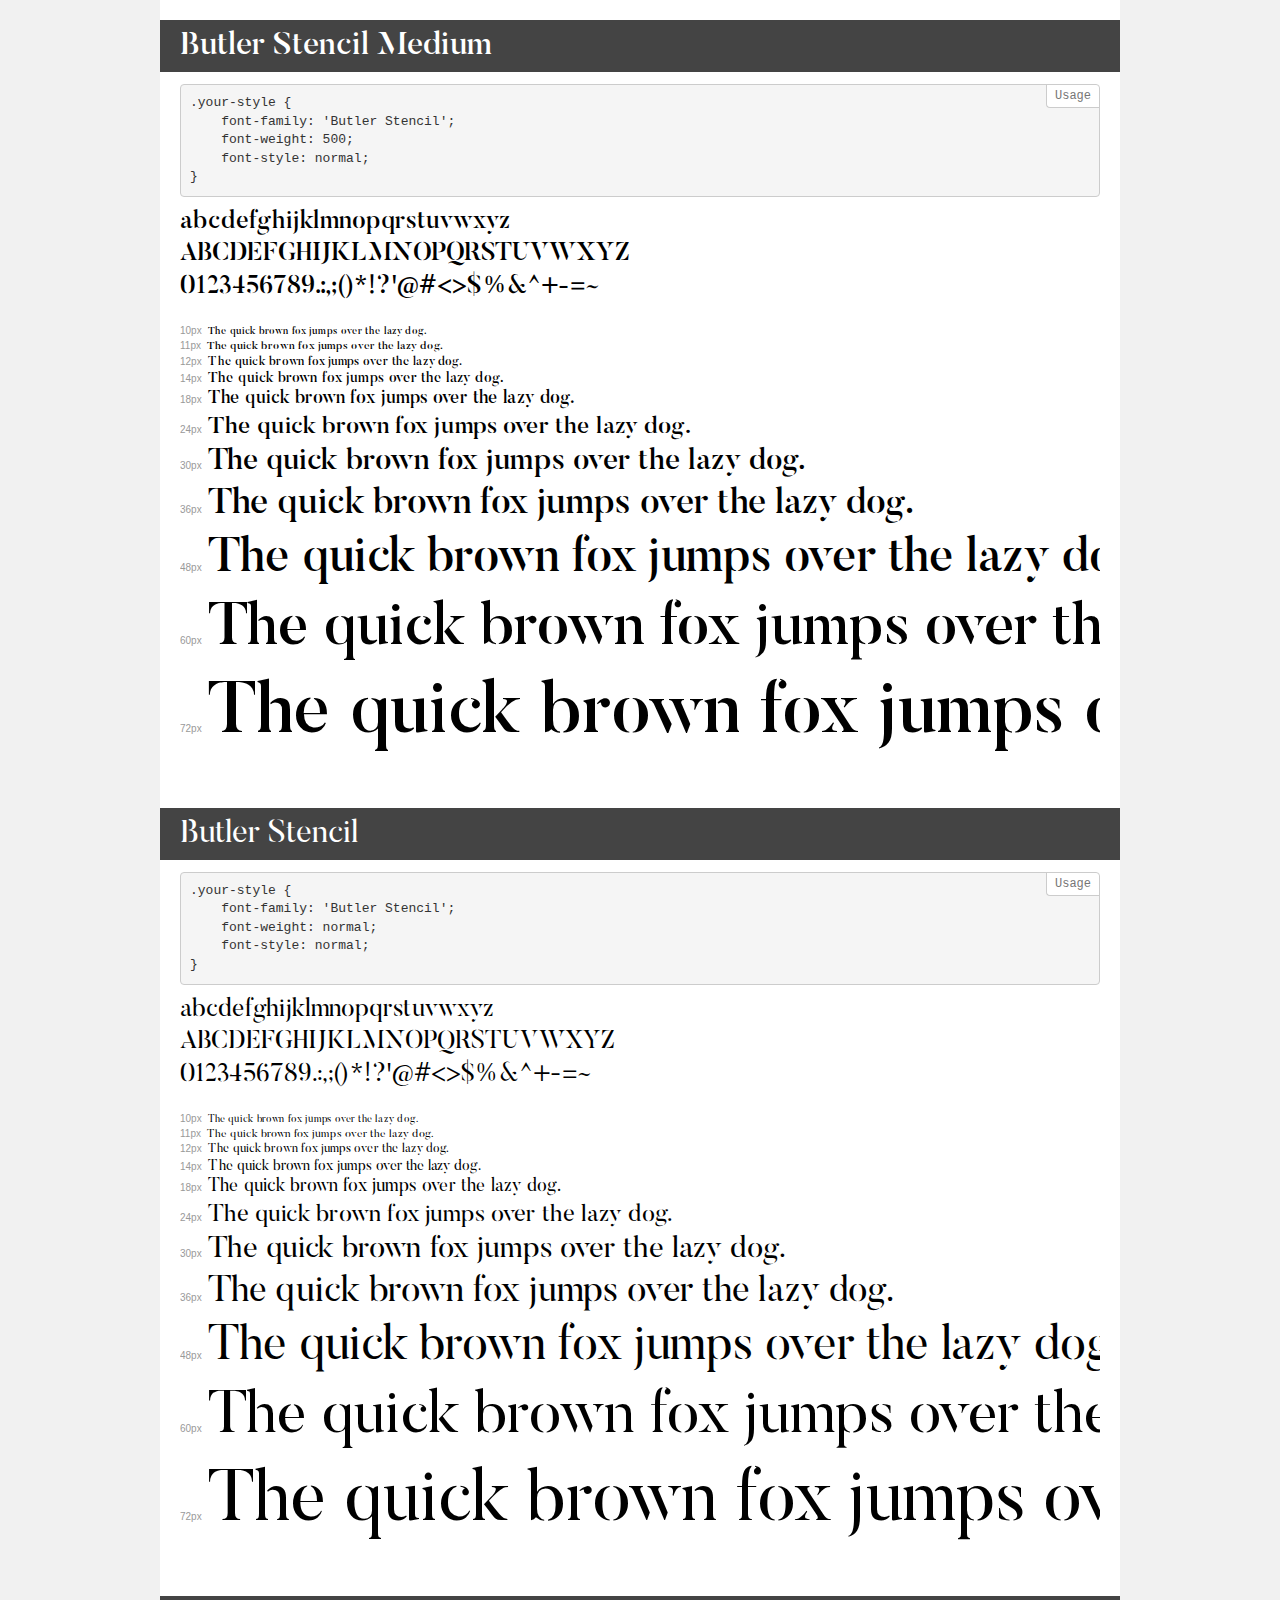
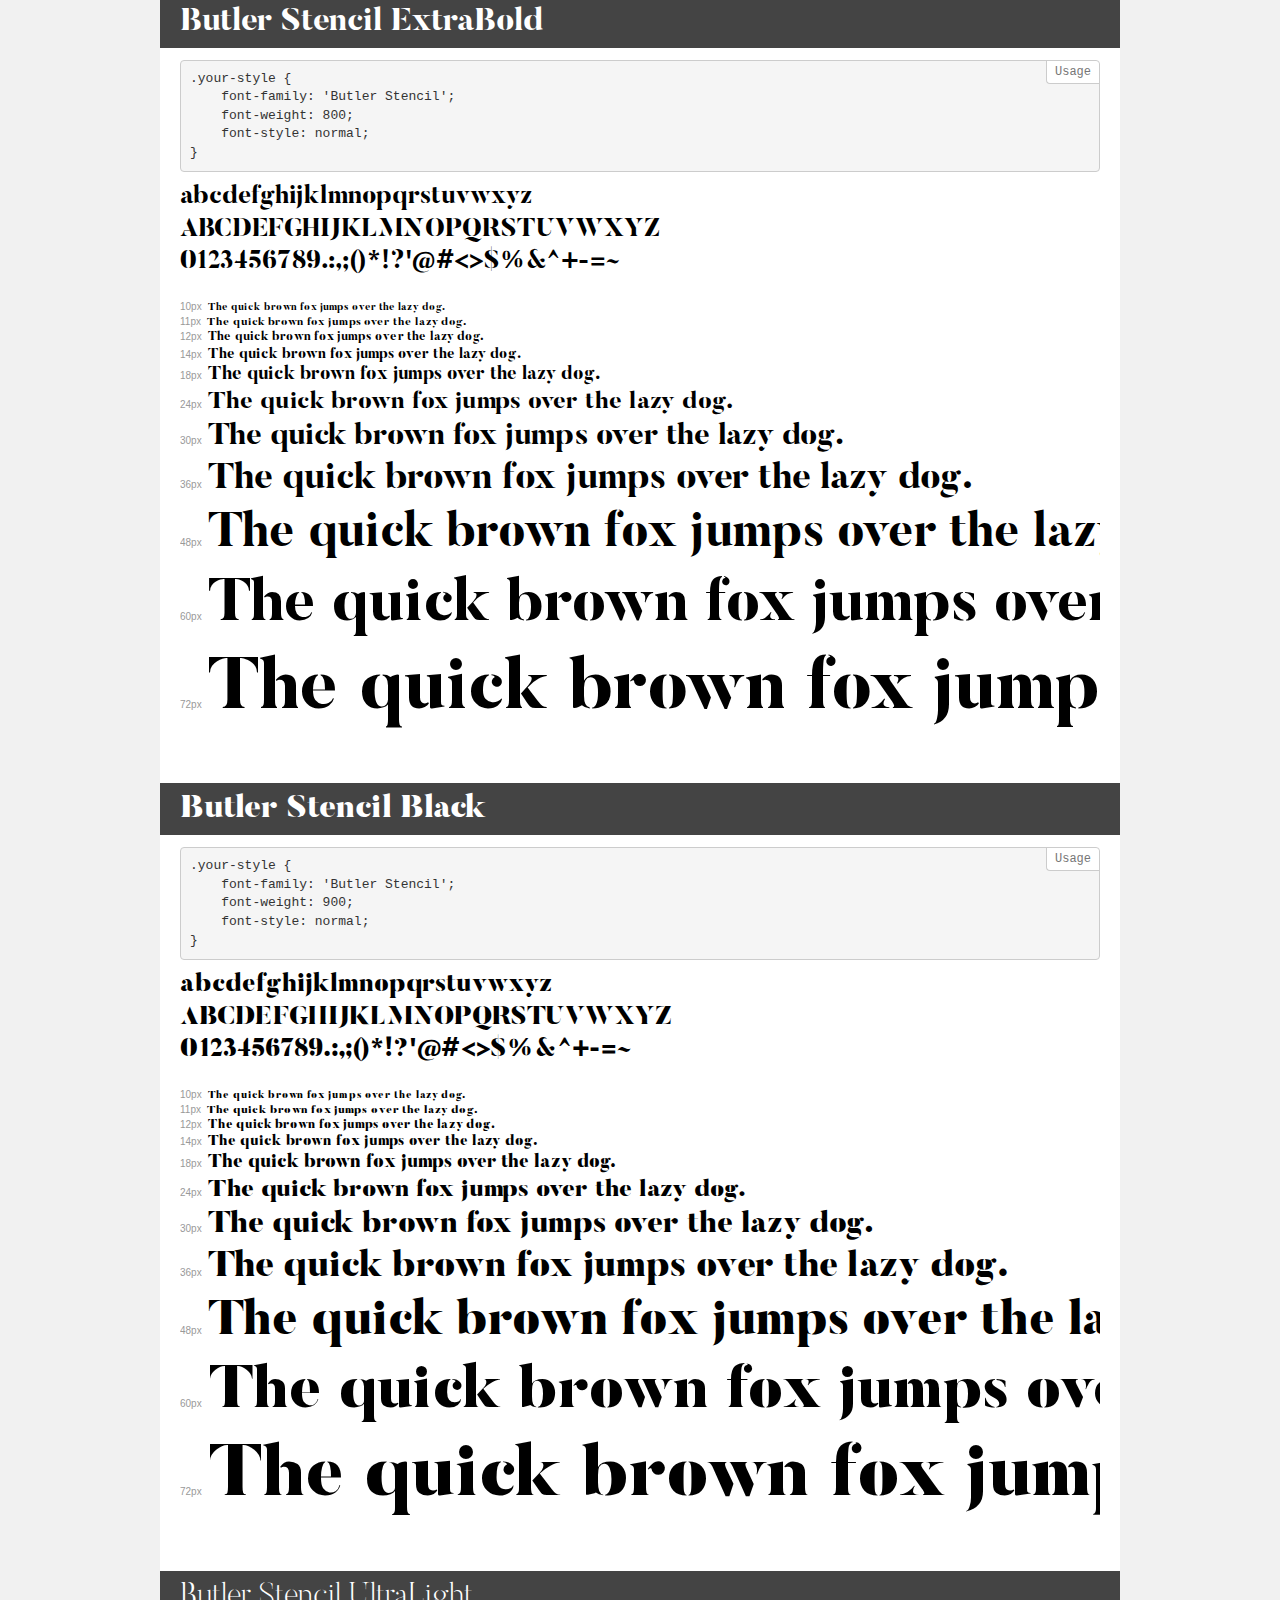
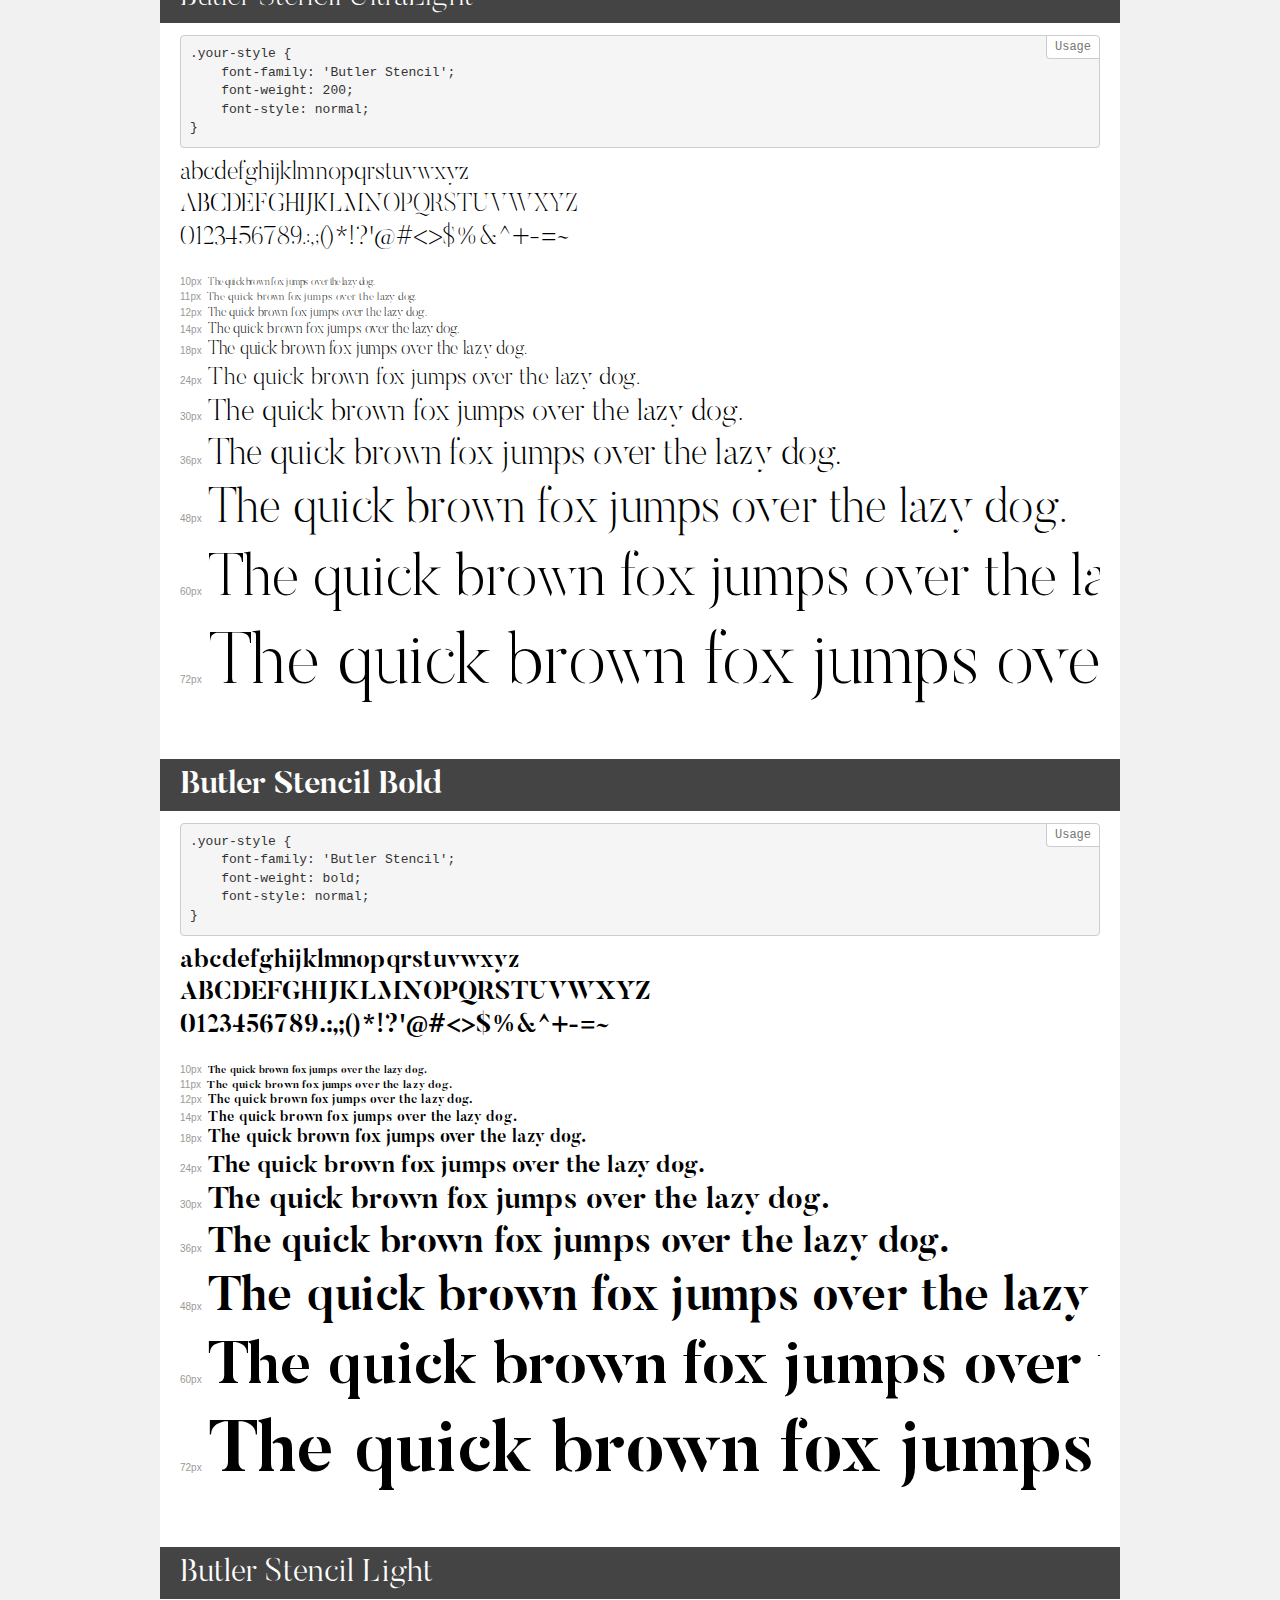
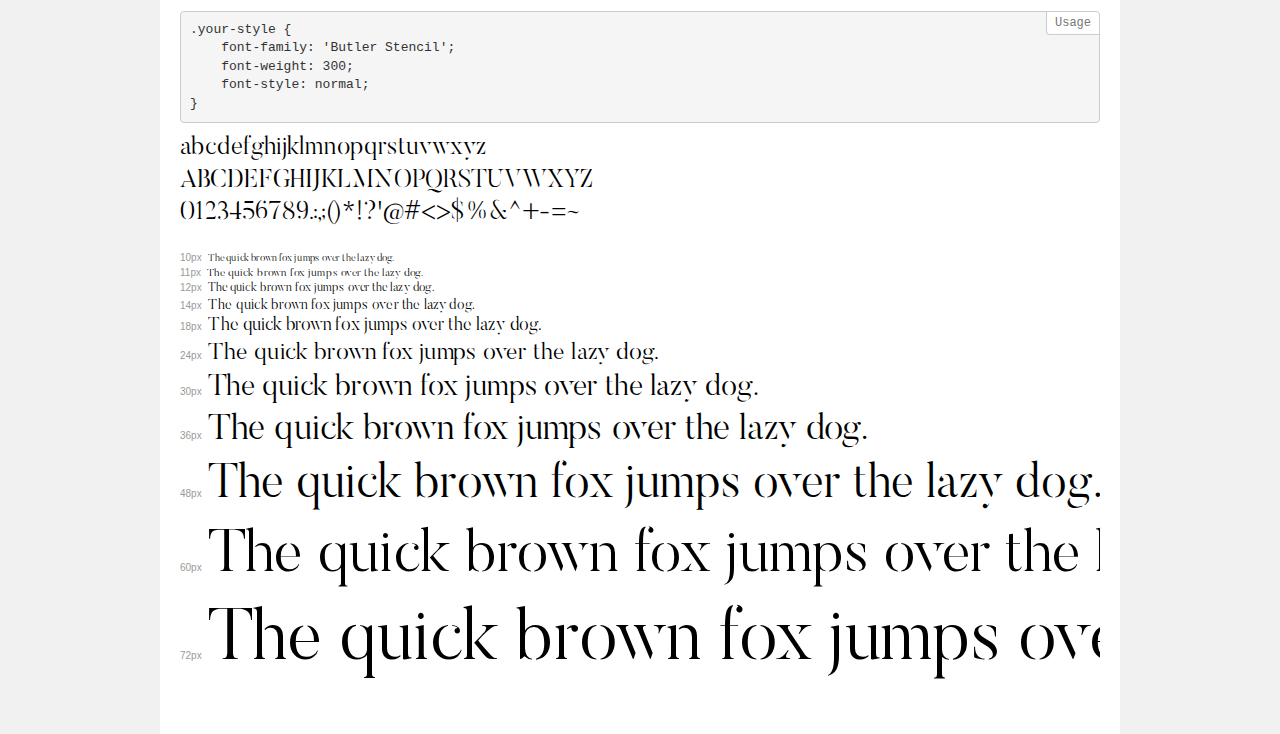
<file: font/Butler_Stencil_Webfont/demo.html>
<!DOCTYPE html>
<html>
<head>
    <meta charset="utf-8">
    <meta http-equiv="X-UA-Compatible" content="IE=edge">
    <meta name="viewport" content="width=device-width, initial-scale=1">
    <meta name="robots" content="noindex, noarchive">
    <meta name="format-detection" content="telephone=no">
    <title>Transfonter demo</title>
    <link href="stylesheet.css" rel="stylesheet">
    <style>
        /*
        http://meyerweb.com/eric/tools/css/reset/
        v2.0 | 20110126
        License: none (public domain)
        */
        html, body, div, span, applet, object, iframe,
        h1, h2, h3, h4, h5, h6, p, blockquote, pre,
        a, abbr, acronym, address, big, cite, code,
        del, dfn, em, img, ins, kbd, q, s, samp,
        small, strike, strong, sub, sup, tt, var,
        b, u, i, center,
        dl, dt, dd, ol, ul, li,
        fieldset, form, label, legend,
        table, caption, tbody, tfoot, thead, tr, th, td,
        article, aside, canvas, details, embed,
        figure, figcaption, footer, header, hgroup,
        menu, nav, output, ruby, section, summary,
        time, mark, audio, video {
            margin: 0;
            padding: 0;
            border: 0;
            font-size: 100%;
            font: inherit;
            vertical-align: baseline;
        }
        /* HTML5 display-role reset for older browsers */
        article, aside, details, figcaption, figure,
        footer, header, hgroup, menu, nav, section {
            display: block;
        }
        body {
            line-height: 1;
        }
        ol, ul {
            list-style: none;
        }
        blockquote, q {
            quotes: none;
        }
        blockquote:before, blockquote:after,
        q:before, q:after {
            content: '';
            content: none;
        }
        table {
            border-collapse: collapse;
            border-spacing: 0;
        }
        /* common styles */
        body {
            background: #f1f1f1;
            color: #000;
        }
        .page {
            background: #fff;
            width: 920px;
            margin: 0 auto;
            padding: 20px 20px 0 20px;
            overflow: hidden;
        }
        .font-container {
            overflow-x: auto;
            overflow-y: hidden;
            margin-bottom: 40px;
            line-height: 1.3;
            white-space: nowrap;
            padding-bottom: 5px;
        }
        h1 {
            position: relative;
            background: #444;
            font-size: 32px;
            color: #fff;
            padding: 10px 20px;
            margin: 0 -20px 12px -20px;
        }
        .letters {
            font-size: 25px;
            margin-bottom: 20px;
        }
        .s10:before {
            content: '10px';
        }
        .s11:before {
            content: '11px';
        }
        .s12:before {
            content: '12px';
        }
        .s14:before {
            content: '14px';
        }
        .s18:before {
            content: '18px';
        }
        .s24:before {
            content: '24px';
        }
        .s30:before {
            content: '30px';
        }
        .s36:before {
            content: '36px';
        }
        .s48:before {
            content: '48px';
        }
        .s60:before {
            content: '60px';
        }
        .s72:before {
            content: '72px';
        }
        .s10:before, .s11:before, .s12:before, .s14:before,
        .s18:before, .s24:before, .s30:before, .s36:before,
        .s48:before, .s60:before, .s72:before {
            font-family: Arial, sans-serif;
            font-size: 10px;
            font-weight: normal;
            font-style: normal;
            color: #999;
            padding-right: 6px;
        }
        pre {
            display: block;
            position: relative;
            padding: 9px;
            margin: 0 0 10px;
            font-family: Monaco, Menlo, Consolas, "Courier New", monospace !important;
            font-size: 13px;
            line-height: 1.428571429;
            color: #333;
            font-weight: normal !important;
            font-style: normal !important;
            background-color: #f5f5f5;
            border: 1px solid #ccc;
            overflow-x: auto;
            border-radius: 4px;
        }
        pre:after {
            display: block;
            position: absolute;
            right: 0;
            top: 0;
            content: 'Usage';
            line-height: 1;
            padding: 5px 8px;
            font-size: 12px;
            color: #767676;
            background-color: #fff;
            border: 1px solid #ccc;
            border-right: none;
            border-top: none;
            border-radius: 0 4px 0 4px;
            z-index: 10;
        }
        /* responsive */
        @media (max-width: 959px) {
            .page {
                width: auto;
                margin: 0;
            }
        }
    </style>
</head>
<body>
<div class="page">
    <div class="demo" style="font-family: 'Butler Stencil'; font-weight: 500; font-style: normal;">
        <h1>Butler Stencil Medium</h1>
        <pre>.your-style {
    font-family: 'Butler Stencil';
    font-weight: 500;
    font-style: normal;
}</pre>
        <div class="font-container">
            <p class="letters">
                abcdefghijklmnopqrstuvwxyz<br>
ABCDEFGHIJKLMNOPQRSTUVWXYZ<br>
                0123456789.:,;()*!?'@#<>$%&^+-=~
            </p>
            <p class="s10" style="font-size: 10px;">The quick brown fox jumps over the lazy dog.</p>
            <p class="s11" style="font-size: 11px;">The quick brown fox jumps over the lazy dog.</p>
            <p class="s12" style="font-size: 12px;">The quick brown fox jumps over the lazy dog.</p>
            <p class="s14" style="font-size: 14px;">The quick brown fox jumps over the lazy dog.</p>
            <p class="s18" style="font-size: 18px;">The quick brown fox jumps over the lazy dog.</p>
            <p class="s24" style="font-size: 24px;">The quick brown fox jumps over the lazy dog.</p>
            <p class="s30" style="font-size: 30px;">The quick brown fox jumps over the lazy dog.</p>
            <p class="s36" style="font-size: 36px;">The quick brown fox jumps over the lazy dog.</p>
            <p class="s48" style="font-size: 48px;">The quick brown fox jumps over the lazy dog.</p>
            <p class="s60" style="font-size: 60px;">The quick brown fox jumps over the lazy dog.</p>
            <p class="s72" style="font-size: 72px;">The quick brown fox jumps over the lazy dog.</p>
        </div>
    </div>
    <div class="demo" style="font-family: 'Butler Stencil'; font-weight: normal; font-style: normal;">
        <h1>Butler Stencil</h1>
        <pre>.your-style {
    font-family: 'Butler Stencil';
    font-weight: normal;
    font-style: normal;
}</pre>
        <div class="font-container">
            <p class="letters">
                abcdefghijklmnopqrstuvwxyz<br>
ABCDEFGHIJKLMNOPQRSTUVWXYZ<br>
                0123456789.:,;()*!?'@#<>$%&^+-=~
            </p>
            <p class="s10" style="font-size: 10px;">The quick brown fox jumps over the lazy dog.</p>
            <p class="s11" style="font-size: 11px;">The quick brown fox jumps over the lazy dog.</p>
            <p class="s12" style="font-size: 12px;">The quick brown fox jumps over the lazy dog.</p>
            <p class="s14" style="font-size: 14px;">The quick brown fox jumps over the lazy dog.</p>
            <p class="s18" style="font-size: 18px;">The quick brown fox jumps over the lazy dog.</p>
            <p class="s24" style="font-size: 24px;">The quick brown fox jumps over the lazy dog.</p>
            <p class="s30" style="font-size: 30px;">The quick brown fox jumps over the lazy dog.</p>
            <p class="s36" style="font-size: 36px;">The quick brown fox jumps over the lazy dog.</p>
            <p class="s48" style="font-size: 48px;">The quick brown fox jumps over the lazy dog.</p>
            <p class="s60" style="font-size: 60px;">The quick brown fox jumps over the lazy dog.</p>
            <p class="s72" style="font-size: 72px;">The quick brown fox jumps over the lazy dog.</p>
        </div>
    </div>
    <div class="demo" style="font-family: 'Butler Stencil'; font-weight: 800; font-style: normal;">
        <h1>Butler Stencil ExtraBold</h1>
        <pre>.your-style {
    font-family: 'Butler Stencil';
    font-weight: 800;
    font-style: normal;
}</pre>
        <div class="font-container">
            <p class="letters">
                abcdefghijklmnopqrstuvwxyz<br>
ABCDEFGHIJKLMNOPQRSTUVWXYZ<br>
                0123456789.:,;()*!?'@#<>$%&^+-=~
            </p>
            <p class="s10" style="font-size: 10px;">The quick brown fox jumps over the lazy dog.</p>
            <p class="s11" style="font-size: 11px;">The quick brown fox jumps over the lazy dog.</p>
            <p class="s12" style="font-size: 12px;">The quick brown fox jumps over the lazy dog.</p>
            <p class="s14" style="font-size: 14px;">The quick brown fox jumps over the lazy dog.</p>
            <p class="s18" style="font-size: 18px;">The quick brown fox jumps over the lazy dog.</p>
            <p class="s24" style="font-size: 24px;">The quick brown fox jumps over the lazy dog.</p>
            <p class="s30" style="font-size: 30px;">The quick brown fox jumps over the lazy dog.</p>
            <p class="s36" style="font-size: 36px;">The quick brown fox jumps over the lazy dog.</p>
            <p class="s48" style="font-size: 48px;">The quick brown fox jumps over the lazy dog.</p>
            <p class="s60" style="font-size: 60px;">The quick brown fox jumps over the lazy dog.</p>
            <p class="s72" style="font-size: 72px;">The quick brown fox jumps over the lazy dog.</p>
        </div>
    </div>
    <div class="demo" style="font-family: 'Butler Stencil'; font-weight: 900; font-style: normal;">
        <h1>Butler Stencil Black</h1>
        <pre>.your-style {
    font-family: 'Butler Stencil';
    font-weight: 900;
    font-style: normal;
}</pre>
        <div class="font-container">
            <p class="letters">
                abcdefghijklmnopqrstuvwxyz<br>
ABCDEFGHIJKLMNOPQRSTUVWXYZ<br>
                0123456789.:,;()*!?'@#<>$%&^+-=~
            </p>
            <p class="s10" style="font-size: 10px;">The quick brown fox jumps over the lazy dog.</p>
            <p class="s11" style="font-size: 11px;">The quick brown fox jumps over the lazy dog.</p>
            <p class="s12" style="font-size: 12px;">The quick brown fox jumps over the lazy dog.</p>
            <p class="s14" style="font-size: 14px;">The quick brown fox jumps over the lazy dog.</p>
            <p class="s18" style="font-size: 18px;">The quick brown fox jumps over the lazy dog.</p>
            <p class="s24" style="font-size: 24px;">The quick brown fox jumps over the lazy dog.</p>
            <p class="s30" style="font-size: 30px;">The quick brown fox jumps over the lazy dog.</p>
            <p class="s36" style="font-size: 36px;">The quick brown fox jumps over the lazy dog.</p>
            <p class="s48" style="font-size: 48px;">The quick brown fox jumps over the lazy dog.</p>
            <p class="s60" style="font-size: 60px;">The quick brown fox jumps over the lazy dog.</p>
            <p class="s72" style="font-size: 72px;">The quick brown fox jumps over the lazy dog.</p>
        </div>
    </div>
    <div class="demo" style="font-family: 'Butler Stencil'; font-weight: 200; font-style: normal;">
        <h1>Butler Stencil UltraLight</h1>
        <pre>.your-style {
    font-family: 'Butler Stencil';
    font-weight: 200;
    font-style: normal;
}</pre>
        <div class="font-container">
            <p class="letters">
                abcdefghijklmnopqrstuvwxyz<br>
ABCDEFGHIJKLMNOPQRSTUVWXYZ<br>
                0123456789.:,;()*!?'@#<>$%&^+-=~
            </p>
            <p class="s10" style="font-size: 10px;">The quick brown fox jumps over the lazy dog.</p>
            <p class="s11" style="font-size: 11px;">The quick brown fox jumps over the lazy dog.</p>
            <p class="s12" style="font-size: 12px;">The quick brown fox jumps over the lazy dog.</p>
            <p class="s14" style="font-size: 14px;">The quick brown fox jumps over the lazy dog.</p>
            <p class="s18" style="font-size: 18px;">The quick brown fox jumps over the lazy dog.</p>
            <p class="s24" style="font-size: 24px;">The quick brown fox jumps over the lazy dog.</p>
            <p class="s30" style="font-size: 30px;">The quick brown fox jumps over the lazy dog.</p>
            <p class="s36" style="font-size: 36px;">The quick brown fox jumps over the lazy dog.</p>
            <p class="s48" style="font-size: 48px;">The quick brown fox jumps over the lazy dog.</p>
            <p class="s60" style="font-size: 60px;">The quick brown fox jumps over the lazy dog.</p>
            <p class="s72" style="font-size: 72px;">The quick brown fox jumps over the lazy dog.</p>
        </div>
    </div>
    <div class="demo" style="font-family: 'Butler Stencil'; font-weight: bold; font-style: normal;">
        <h1>Butler Stencil Bold</h1>
        <pre>.your-style {
    font-family: 'Butler Stencil';
    font-weight: bold;
    font-style: normal;
}</pre>
        <div class="font-container">
            <p class="letters">
                abcdefghijklmnopqrstuvwxyz<br>
ABCDEFGHIJKLMNOPQRSTUVWXYZ<br>
                0123456789.:,;()*!?'@#<>$%&^+-=~
            </p>
            <p class="s10" style="font-size: 10px;">The quick brown fox jumps over the lazy dog.</p>
            <p class="s11" style="font-size: 11px;">The quick brown fox jumps over the lazy dog.</p>
            <p class="s12" style="font-size: 12px;">The quick brown fox jumps over the lazy dog.</p>
            <p class="s14" style="font-size: 14px;">The quick brown fox jumps over the lazy dog.</p>
            <p class="s18" style="font-size: 18px;">The quick brown fox jumps over the lazy dog.</p>
            <p class="s24" style="font-size: 24px;">The quick brown fox jumps over the lazy dog.</p>
            <p class="s30" style="font-size: 30px;">The quick brown fox jumps over the lazy dog.</p>
            <p class="s36" style="font-size: 36px;">The quick brown fox jumps over the lazy dog.</p>
            <p class="s48" style="font-size: 48px;">The quick brown fox jumps over the lazy dog.</p>
            <p class="s60" style="font-size: 60px;">The quick brown fox jumps over the lazy dog.</p>
            <p class="s72" style="font-size: 72px;">The quick brown fox jumps over the lazy dog.</p>
        </div>
    </div>
    <div class="demo" style="font-family: 'Butler Stencil'; font-weight: 300; font-style: normal;">
        <h1>Butler Stencil Light</h1>
        <pre>.your-style {
    font-family: 'Butler Stencil';
    font-weight: 300;
    font-style: normal;
}</pre>
        <div class="font-container">
            <p class="letters">
                abcdefghijklmnopqrstuvwxyz<br>
ABCDEFGHIJKLMNOPQRSTUVWXYZ<br>
                0123456789.:,;()*!?'@#<>$%&^+-=~
            </p>
            <p class="s10" style="font-size: 10px;">The quick brown fox jumps over the lazy dog.</p>
            <p class="s11" style="font-size: 11px;">The quick brown fox jumps over the lazy dog.</p>
            <p class="s12" style="font-size: 12px;">The quick brown fox jumps over the lazy dog.</p>
            <p class="s14" style="font-size: 14px;">The quick brown fox jumps over the lazy dog.</p>
            <p class="s18" style="font-size: 18px;">The quick brown fox jumps over the lazy dog.</p>
            <p class="s24" style="font-size: 24px;">The quick brown fox jumps over the lazy dog.</p>
            <p class="s30" style="font-size: 30px;">The quick brown fox jumps over the lazy dog.</p>
            <p class="s36" style="font-size: 36px;">The quick brown fox jumps over the lazy dog.</p>
            <p class="s48" style="font-size: 48px;">The quick brown fox jumps over the lazy dog.</p>
            <p class="s60" style="font-size: 60px;">The quick brown fox jumps over the lazy dog.</p>
            <p class="s72" style="font-size: 72px;">The quick brown fox jumps over the lazy dog.</p>
        </div>
    </div>
</div>
</body>
</html>
</file>
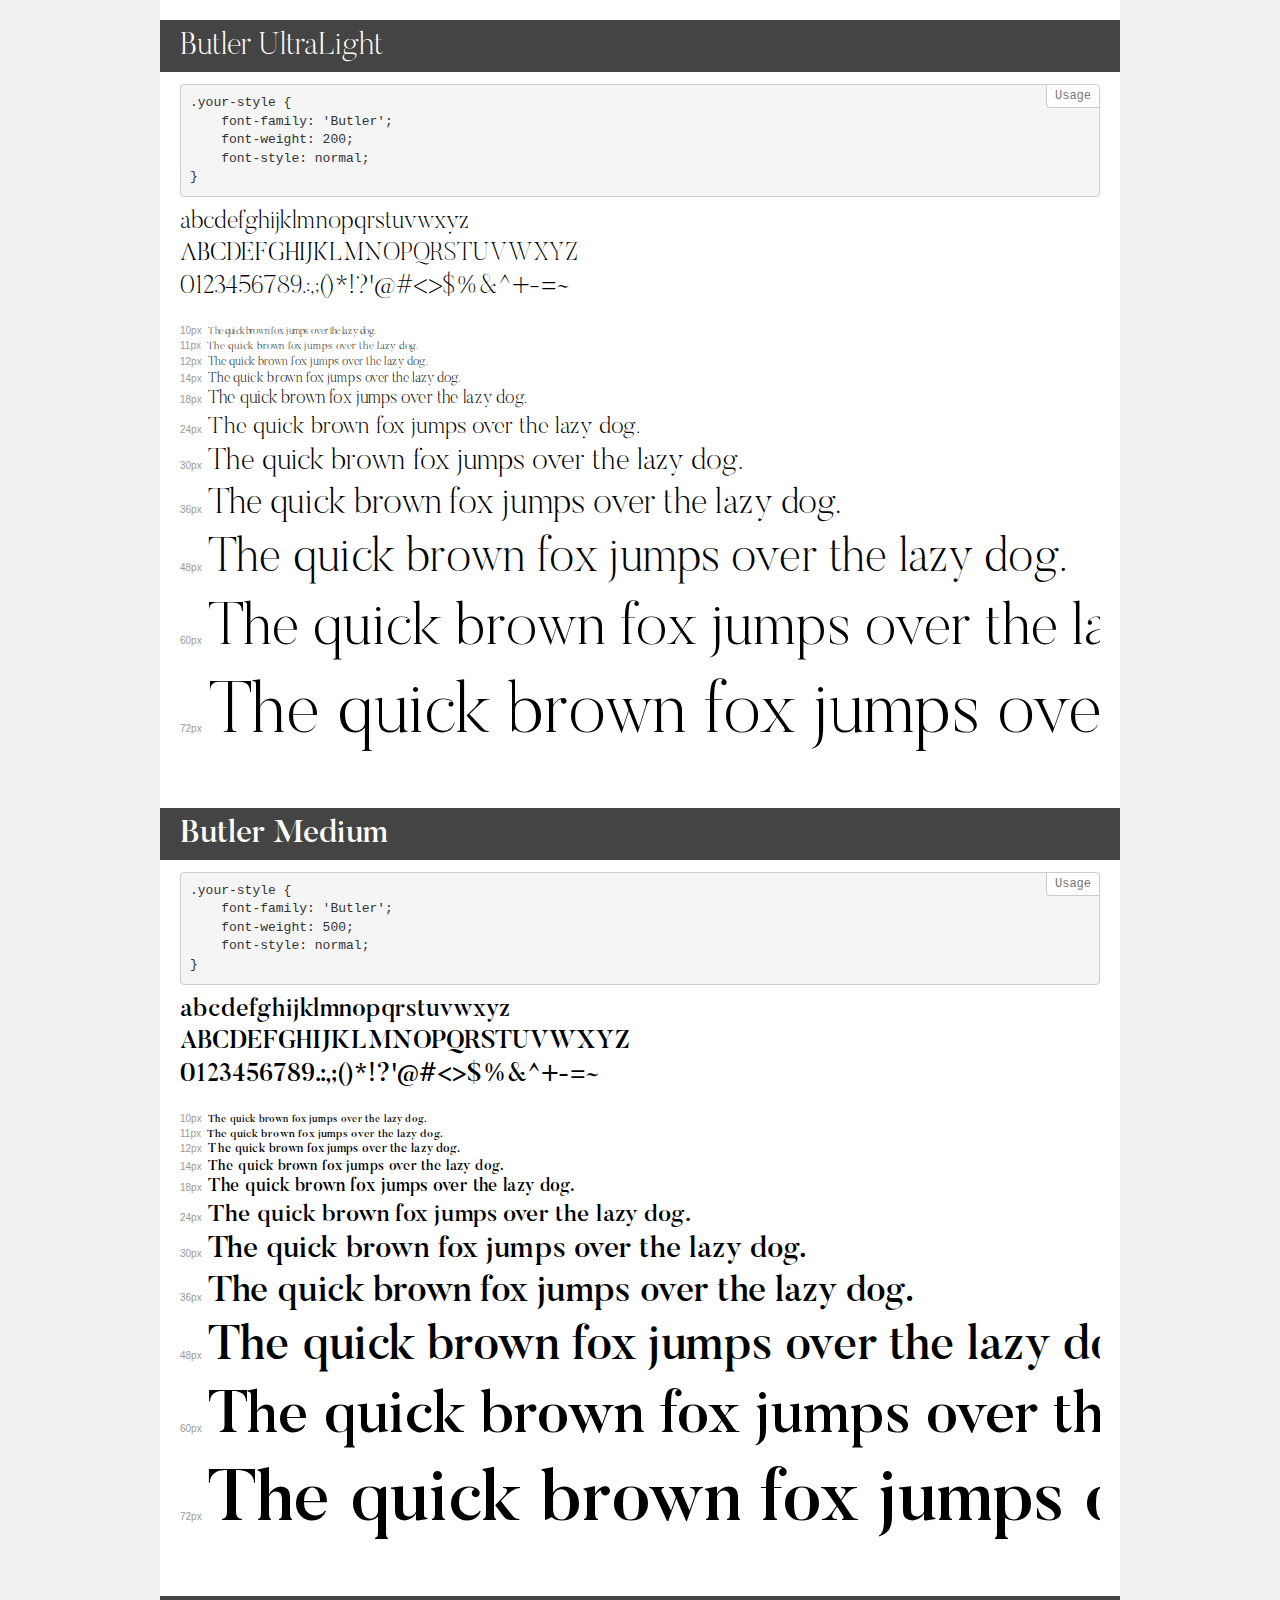
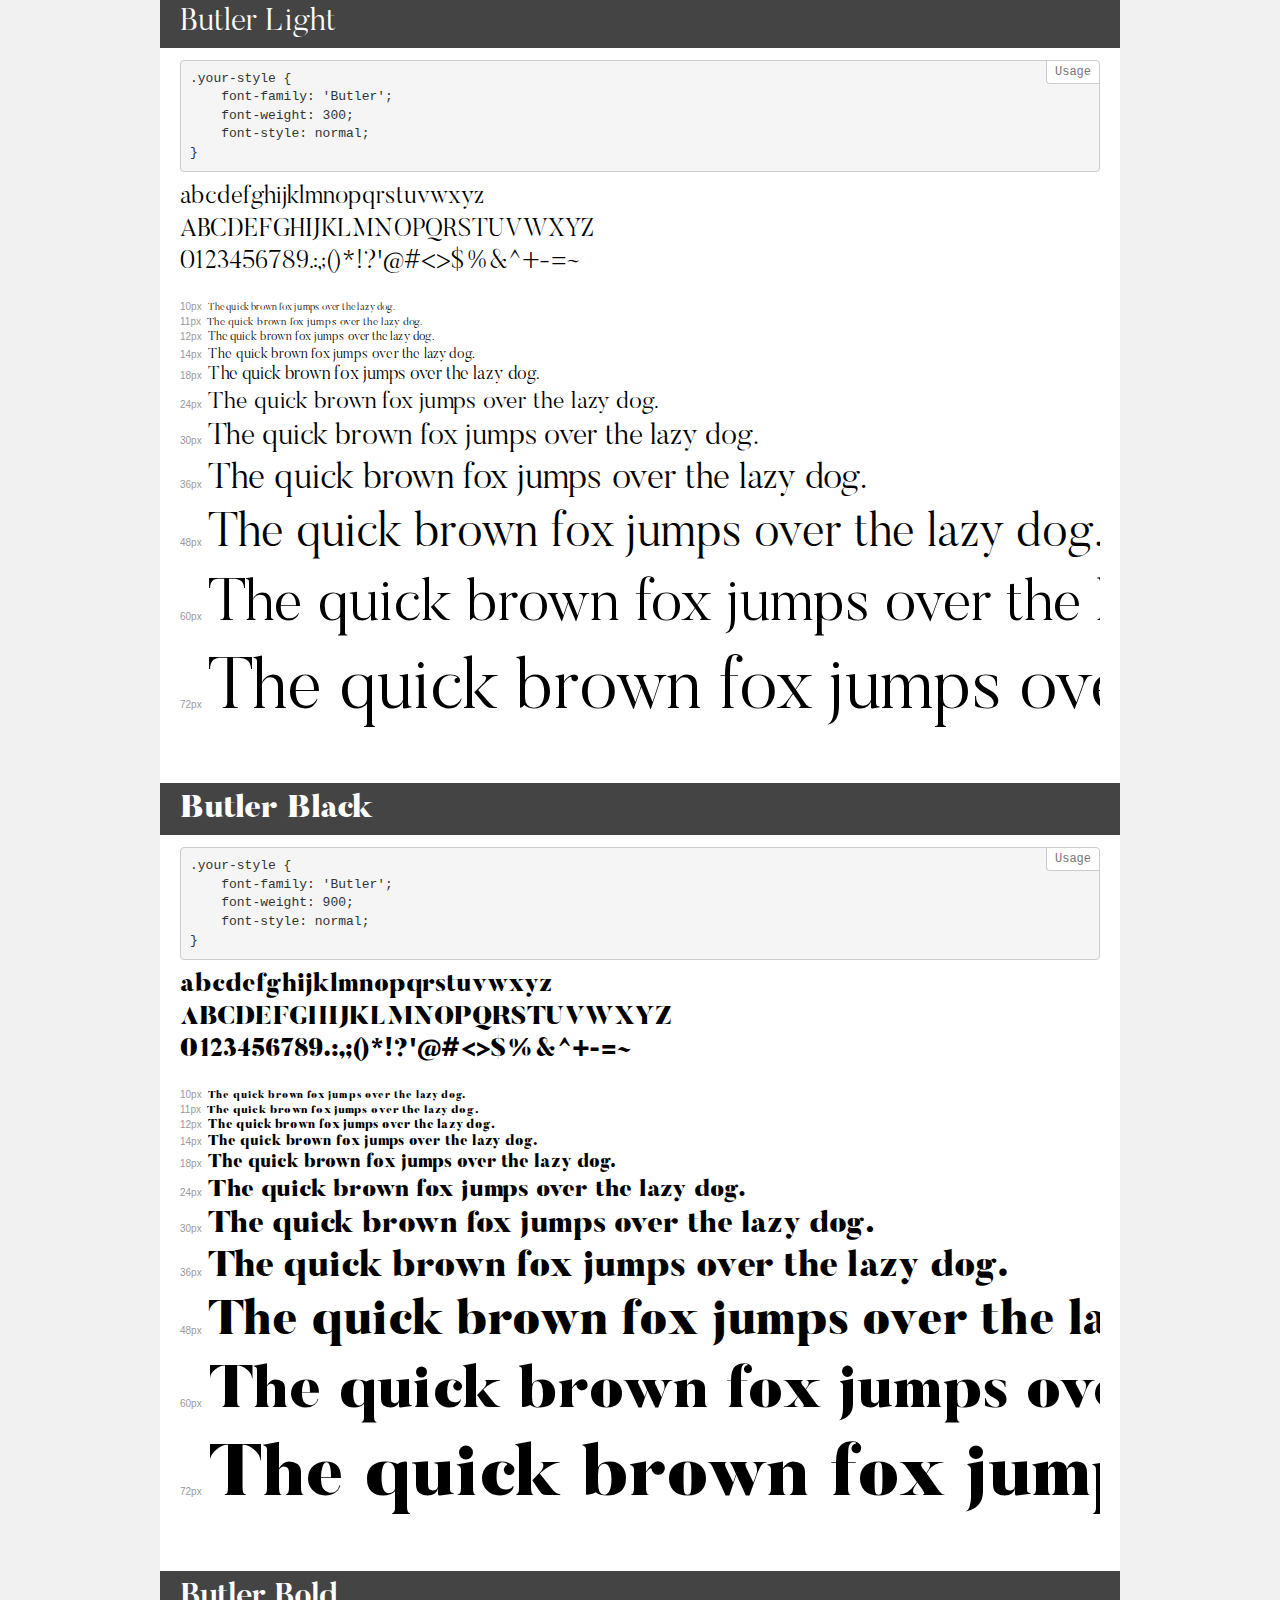
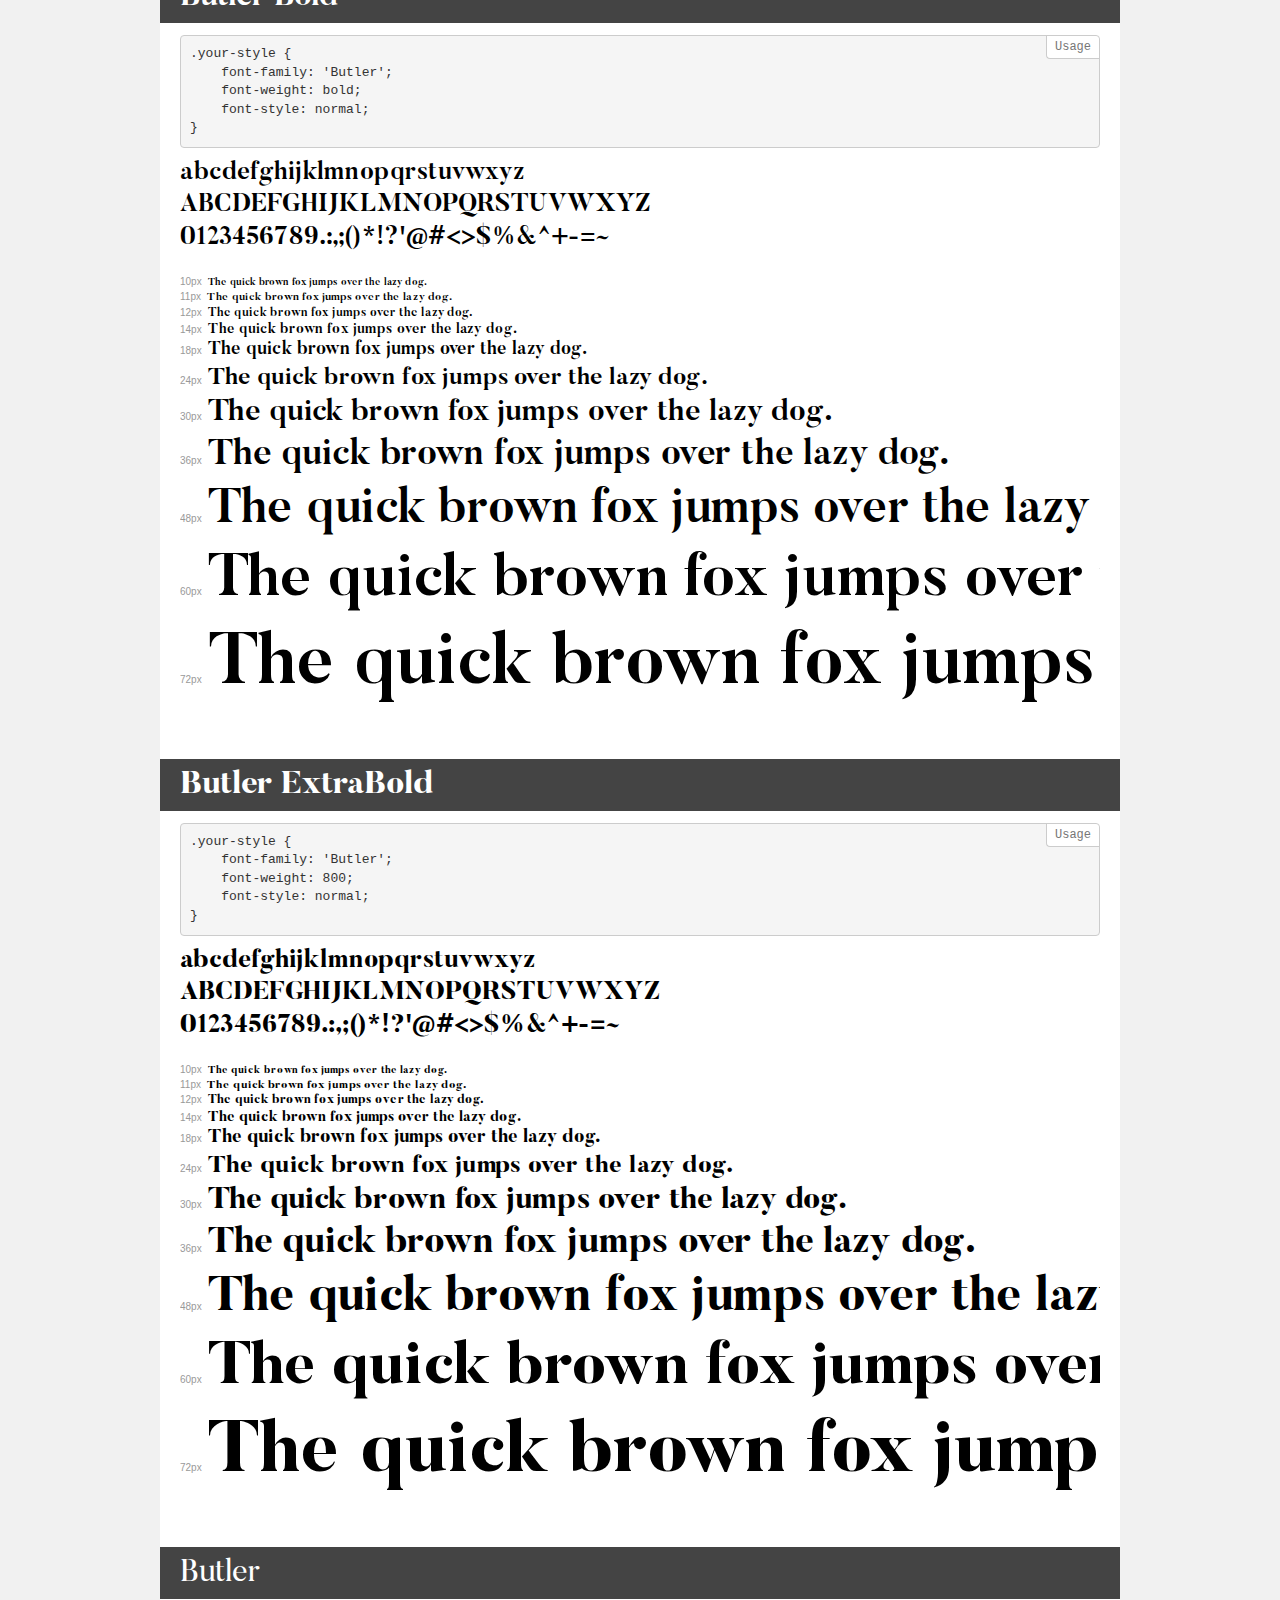
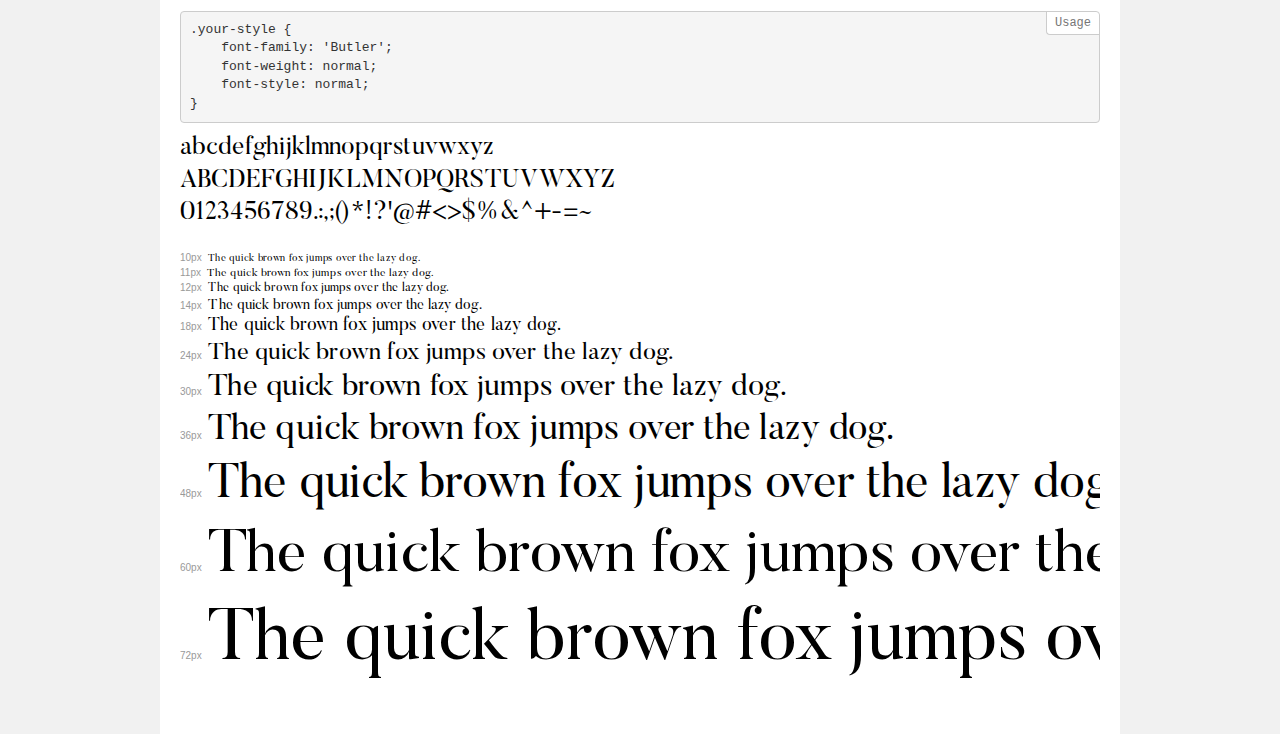
<file: font/Butler_Webfont/demo.html>
<!DOCTYPE html>
<html>
<head>
    <meta charset="utf-8">
    <meta http-equiv="X-UA-Compatible" content="IE=edge">
    <meta name="viewport" content="width=device-width, initial-scale=1">
    <meta name="robots" content="noindex, noarchive">
    <meta name="format-detection" content="telephone=no">
    <title>Transfonter demo</title>
    <link href="stylesheet.css" rel="stylesheet">
    <style>
        /*
        http://meyerweb.com/eric/tools/css/reset/
        v2.0 | 20110126
        License: none (public domain)
        */
        html, body, div, span, applet, object, iframe,
        h1, h2, h3, h4, h5, h6, p, blockquote, pre,
        a, abbr, acronym, address, big, cite, code,
        del, dfn, em, img, ins, kbd, q, s, samp,
        small, strike, strong, sub, sup, tt, var,
        b, u, i, center,
        dl, dt, dd, ol, ul, li,
        fieldset, form, label, legend,
        table, caption, tbody, tfoot, thead, tr, th, td,
        article, aside, canvas, details, embed,
        figure, figcaption, footer, header, hgroup,
        menu, nav, output, ruby, section, summary,
        time, mark, audio, video {
            margin: 0;
            padding: 0;
            border: 0;
            font-size: 100%;
            font: inherit;
            vertical-align: baseline;
        }
        /* HTML5 display-role reset for older browsers */
        article, aside, details, figcaption, figure,
        footer, header, hgroup, menu, nav, section {
            display: block;
        }
        body {
            line-height: 1;
        }
        ol, ul {
            list-style: none;
        }
        blockquote, q {
            quotes: none;
        }
        blockquote:before, blockquote:after,
        q:before, q:after {
            content: '';
            content: none;
        }
        table {
            border-collapse: collapse;
            border-spacing: 0;
        }
        /* common styles */
        body {
            background: #f1f1f1;
            color: #000;
        }
        .page {
            background: #fff;
            width: 920px;
            margin: 0 auto;
            padding: 20px 20px 0 20px;
            overflow: hidden;
        }
        .font-container {
            overflow-x: auto;
            overflow-y: hidden;
            margin-bottom: 40px;
            line-height: 1.3;
            white-space: nowrap;
            padding-bottom: 5px;
        }
        h1 {
            position: relative;
            background: #444;
            font-size: 32px;
            color: #fff;
            padding: 10px 20px;
            margin: 0 -20px 12px -20px;
        }
        .letters {
            font-size: 25px;
            margin-bottom: 20px;
        }
        .s10:before {
            content: '10px';
        }
        .s11:before {
            content: '11px';
        }
        .s12:before {
            content: '12px';
        }
        .s14:before {
            content: '14px';
        }
        .s18:before {
            content: '18px';
        }
        .s24:before {
            content: '24px';
        }
        .s30:before {
            content: '30px';
        }
        .s36:before {
            content: '36px';
        }
        .s48:before {
            content: '48px';
        }
        .s60:before {
            content: '60px';
        }
        .s72:before {
            content: '72px';
        }
        .s10:before, .s11:before, .s12:before, .s14:before,
        .s18:before, .s24:before, .s30:before, .s36:before,
        .s48:before, .s60:before, .s72:before {
            font-family: Arial, sans-serif;
            font-size: 10px;
            font-weight: normal;
            font-style: normal;
            color: #999;
            padding-right: 6px;
        }
        pre {
            display: block;
            position: relative;
            padding: 9px;
            margin: 0 0 10px;
            font-family: Monaco, Menlo, Consolas, "Courier New", monospace !important;
            font-size: 13px;
            line-height: 1.428571429;
            color: #333;
            font-weight: normal !important;
            font-style: normal !important;
            background-color: #f5f5f5;
            border: 1px solid #ccc;
            overflow-x: auto;
            border-radius: 4px;
        }
        pre:after {
            display: block;
            position: absolute;
            right: 0;
            top: 0;
            content: 'Usage';
            line-height: 1;
            padding: 5px 8px;
            font-size: 12px;
            color: #767676;
            background-color: #fff;
            border: 1px solid #ccc;
            border-right: none;
            border-top: none;
            border-radius: 0 4px 0 4px;
            z-index: 10;
        }
        /* responsive */
        @media (max-width: 959px) {
            .page {
                width: auto;
                margin: 0;
            }
        }
    </style>
</head>
<body>
<div class="page">
    <div class="demo" style="font-family: 'Butler'; font-weight: 200; font-style: normal;">
        <h1>Butler UltraLight</h1>
        <pre>.your-style {
    font-family: 'Butler';
    font-weight: 200;
    font-style: normal;
}</pre>
        <div class="font-container">
            <p class="letters">
                abcdefghijklmnopqrstuvwxyz<br>
ABCDEFGHIJKLMNOPQRSTUVWXYZ<br>
                0123456789.:,;()*!?'@#<>$%&^+-=~
            </p>
            <p class="s10" style="font-size: 10px;">The quick brown fox jumps over the lazy dog.</p>
            <p class="s11" style="font-size: 11px;">The quick brown fox jumps over the lazy dog.</p>
            <p class="s12" style="font-size: 12px;">The quick brown fox jumps over the lazy dog.</p>
            <p class="s14" style="font-size: 14px;">The quick brown fox jumps over the lazy dog.</p>
            <p class="s18" style="font-size: 18px;">The quick brown fox jumps over the lazy dog.</p>
            <p class="s24" style="font-size: 24px;">The quick brown fox jumps over the lazy dog.</p>
            <p class="s30" style="font-size: 30px;">The quick brown fox jumps over the lazy dog.</p>
            <p class="s36" style="font-size: 36px;">The quick brown fox jumps over the lazy dog.</p>
            <p class="s48" style="font-size: 48px;">The quick brown fox jumps over the lazy dog.</p>
            <p class="s60" style="font-size: 60px;">The quick brown fox jumps over the lazy dog.</p>
            <p class="s72" style="font-size: 72px;">The quick brown fox jumps over the lazy dog.</p>
        </div>
    </div>
    <div class="demo" style="font-family: 'Butler'; font-weight: 500; font-style: normal;">
        <h1>Butler Medium</h1>
        <pre>.your-style {
    font-family: 'Butler';
    font-weight: 500;
    font-style: normal;
}</pre>
        <div class="font-container">
            <p class="letters">
                abcdefghijklmnopqrstuvwxyz<br>
ABCDEFGHIJKLMNOPQRSTUVWXYZ<br>
                0123456789.:,;()*!?'@#<>$%&^+-=~
            </p>
            <p class="s10" style="font-size: 10px;">The quick brown fox jumps over the lazy dog.</p>
            <p class="s11" style="font-size: 11px;">The quick brown fox jumps over the lazy dog.</p>
            <p class="s12" style="font-size: 12px;">The quick brown fox jumps over the lazy dog.</p>
            <p class="s14" style="font-size: 14px;">The quick brown fox jumps over the lazy dog.</p>
            <p class="s18" style="font-size: 18px;">The quick brown fox jumps over the lazy dog.</p>
            <p class="s24" style="font-size: 24px;">The quick brown fox jumps over the lazy dog.</p>
            <p class="s30" style="font-size: 30px;">The quick brown fox jumps over the lazy dog.</p>
            <p class="s36" style="font-size: 36px;">The quick brown fox jumps over the lazy dog.</p>
            <p class="s48" style="font-size: 48px;">The quick brown fox jumps over the lazy dog.</p>
            <p class="s60" style="font-size: 60px;">The quick brown fox jumps over the lazy dog.</p>
            <p class="s72" style="font-size: 72px;">The quick brown fox jumps over the lazy dog.</p>
        </div>
    </div>
    <div class="demo" style="font-family: 'Butler'; font-weight: 300; font-style: normal;">
        <h1>Butler Light</h1>
        <pre>.your-style {
    font-family: 'Butler';
    font-weight: 300;
    font-style: normal;
}</pre>
        <div class="font-container">
            <p class="letters">
                abcdefghijklmnopqrstuvwxyz<br>
ABCDEFGHIJKLMNOPQRSTUVWXYZ<br>
                0123456789.:,;()*!?'@#<>$%&^+-=~
            </p>
            <p class="s10" style="font-size: 10px;">The quick brown fox jumps over the lazy dog.</p>
            <p class="s11" style="font-size: 11px;">The quick brown fox jumps over the lazy dog.</p>
            <p class="s12" style="font-size: 12px;">The quick brown fox jumps over the lazy dog.</p>
            <p class="s14" style="font-size: 14px;">The quick brown fox jumps over the lazy dog.</p>
            <p class="s18" style="font-size: 18px;">The quick brown fox jumps over the lazy dog.</p>
            <p class="s24" style="font-size: 24px;">The quick brown fox jumps over the lazy dog.</p>
            <p class="s30" style="font-size: 30px;">The quick brown fox jumps over the lazy dog.</p>
            <p class="s36" style="font-size: 36px;">The quick brown fox jumps over the lazy dog.</p>
            <p class="s48" style="font-size: 48px;">The quick brown fox jumps over the lazy dog.</p>
            <p class="s60" style="font-size: 60px;">The quick brown fox jumps over the lazy dog.</p>
            <p class="s72" style="font-size: 72px;">The quick brown fox jumps over the lazy dog.</p>
        </div>
    </div>
    <div class="demo" style="font-family: 'Butler'; font-weight: 900; font-style: normal;">
        <h1>Butler Black</h1>
        <pre>.your-style {
    font-family: 'Butler';
    font-weight: 900;
    font-style: normal;
}</pre>
        <div class="font-container">
            <p class="letters">
                abcdefghijklmnopqrstuvwxyz<br>
ABCDEFGHIJKLMNOPQRSTUVWXYZ<br>
                0123456789.:,;()*!?'@#<>$%&^+-=~
            </p>
            <p class="s10" style="font-size: 10px;">The quick brown fox jumps over the lazy dog.</p>
            <p class="s11" style="font-size: 11px;">The quick brown fox jumps over the lazy dog.</p>
            <p class="s12" style="font-size: 12px;">The quick brown fox jumps over the lazy dog.</p>
            <p class="s14" style="font-size: 14px;">The quick brown fox jumps over the lazy dog.</p>
            <p class="s18" style="font-size: 18px;">The quick brown fox jumps over the lazy dog.</p>
            <p class="s24" style="font-size: 24px;">The quick brown fox jumps over the lazy dog.</p>
            <p class="s30" style="font-size: 30px;">The quick brown fox jumps over the lazy dog.</p>
            <p class="s36" style="font-size: 36px;">The quick brown fox jumps over the lazy dog.</p>
            <p class="s48" style="font-size: 48px;">The quick brown fox jumps over the lazy dog.</p>
            <p class="s60" style="font-size: 60px;">The quick brown fox jumps over the lazy dog.</p>
            <p class="s72" style="font-size: 72px;">The quick brown fox jumps over the lazy dog.</p>
        </div>
    </div>
    <div class="demo" style="font-family: 'Butler'; font-weight: bold; font-style: normal;">
        <h1>Butler Bold</h1>
        <pre>.your-style {
    font-family: 'Butler';
    font-weight: bold;
    font-style: normal;
}</pre>
        <div class="font-container">
            <p class="letters">
                abcdefghijklmnopqrstuvwxyz<br>
ABCDEFGHIJKLMNOPQRSTUVWXYZ<br>
                0123456789.:,;()*!?'@#<>$%&^+-=~
            </p>
            <p class="s10" style="font-size: 10px;">The quick brown fox jumps over the lazy dog.</p>
            <p class="s11" style="font-size: 11px;">The quick brown fox jumps over the lazy dog.</p>
            <p class="s12" style="font-size: 12px;">The quick brown fox jumps over the lazy dog.</p>
            <p class="s14" style="font-size: 14px;">The quick brown fox jumps over the lazy dog.</p>
            <p class="s18" style="font-size: 18px;">The quick brown fox jumps over the lazy dog.</p>
            <p class="s24" style="font-size: 24px;">The quick brown fox jumps over the lazy dog.</p>
            <p class="s30" style="font-size: 30px;">The quick brown fox jumps over the lazy dog.</p>
            <p class="s36" style="font-size: 36px;">The quick brown fox jumps over the lazy dog.</p>
            <p class="s48" style="font-size: 48px;">The quick brown fox jumps over the lazy dog.</p>
            <p class="s60" style="font-size: 60px;">The quick brown fox jumps over the lazy dog.</p>
            <p class="s72" style="font-size: 72px;">The quick brown fox jumps over the lazy dog.</p>
        </div>
    </div>
    <div class="demo" style="font-family: 'Butler'; font-weight: 800; font-style: normal;">
        <h1>Butler ExtraBold</h1>
        <pre>.your-style {
    font-family: 'Butler';
    font-weight: 800;
    font-style: normal;
}</pre>
        <div class="font-container">
            <p class="letters">
                abcdefghijklmnopqrstuvwxyz<br>
ABCDEFGHIJKLMNOPQRSTUVWXYZ<br>
                0123456789.:,;()*!?'@#<>$%&^+-=~
            </p>
            <p class="s10" style="font-size: 10px;">The quick brown fox jumps over the lazy dog.</p>
            <p class="s11" style="font-size: 11px;">The quick brown fox jumps over the lazy dog.</p>
            <p class="s12" style="font-size: 12px;">The quick brown fox jumps over the lazy dog.</p>
            <p class="s14" style="font-size: 14px;">The quick brown fox jumps over the lazy dog.</p>
            <p class="s18" style="font-size: 18px;">The quick brown fox jumps over the lazy dog.</p>
            <p class="s24" style="font-size: 24px;">The quick brown fox jumps over the lazy dog.</p>
            <p class="s30" style="font-size: 30px;">The quick brown fox jumps over the lazy dog.</p>
            <p class="s36" style="font-size: 36px;">The quick brown fox jumps over the lazy dog.</p>
            <p class="s48" style="font-size: 48px;">The quick brown fox jumps over the lazy dog.</p>
            <p class="s60" style="font-size: 60px;">The quick brown fox jumps over the lazy dog.</p>
            <p class="s72" style="font-size: 72px;">The quick brown fox jumps over the lazy dog.</p>
        </div>
    </div>
    <div class="demo" style="font-family: 'Butler'; font-weight: normal; font-style: normal;">
        <h1>Butler</h1>
        <pre>.your-style {
    font-family: 'Butler';
    font-weight: normal;
    font-style: normal;
}</pre>
        <div class="font-container">
            <p class="letters">
                abcdefghijklmnopqrstuvwxyz<br>
ABCDEFGHIJKLMNOPQRSTUVWXYZ<br>
                0123456789.:,;()*!?'@#<>$%&^+-=~
            </p>
            <p class="s10" style="font-size: 10px;">The quick brown fox jumps over the lazy dog.</p>
            <p class="s11" style="font-size: 11px;">The quick brown fox jumps over the lazy dog.</p>
            <p class="s12" style="font-size: 12px;">The quick brown fox jumps over the lazy dog.</p>
            <p class="s14" style="font-size: 14px;">The quick brown fox jumps over the lazy dog.</p>
            <p class="s18" style="font-size: 18px;">The quick brown fox jumps over the lazy dog.</p>
            <p class="s24" style="font-size: 24px;">The quick brown fox jumps over the lazy dog.</p>
            <p class="s30" style="font-size: 30px;">The quick brown fox jumps over the lazy dog.</p>
            <p class="s36" style="font-size: 36px;">The quick brown fox jumps over the lazy dog.</p>
            <p class="s48" style="font-size: 48px;">The quick brown fox jumps over the lazy dog.</p>
            <p class="s60" style="font-size: 60px;">The quick brown fox jumps over the lazy dog.</p>
            <p class="s72" style="font-size: 72px;">The quick brown fox jumps over the lazy dog.</p>
        </div>
    </div>
</div>
</body>
</html>
</file>
<file: font/Butler_Stencil_Webfont/stylesheet.css>
@font-face {
    font-family: 'Butler Stencil';
    src: url('ButlerStencil-Medium.woff2') format('woff2'),
        url('ButlerStencil-Medium.woff') format('woff');
    font-weight: 500;
    font-style: normal;
}

@font-face {
    font-family: 'Butler Stencil';
    src: url('ButlerStencil.woff2') format('woff2'),
        url('ButlerStencil.woff') format('woff');
    font-weight: normal;
    font-style: normal;
}

@font-face {
    font-family: 'Butler Stencil';
    src: url('ButlerStencil-ExtraBold.woff2') format('woff2'),
        url('ButlerStencil-ExtraBold.woff') format('woff');
    font-weight: 800;
    font-style: normal;
}

@font-face {
    font-family: 'Butler Stencil';
    src: url('ButlerStencil-Black.woff2') format('woff2'),
        url('ButlerStencil-Black.woff') format('woff');
    font-weight: 900;
    font-style: normal;
}

@font-face {
    font-family: 'Butler Stencil';
    src: url('ButlerStencil-UltraLight.woff2') format('woff2'),
        url('ButlerStencil-UltraLight.woff') format('woff');
    font-weight: 200;
    font-style: normal;
}

@font-face {
    font-family: 'Butler Stencil';
    src: url('ButlerStencil-Bold.woff2') format('woff2'),
        url('ButlerStencil-Bold.woff') format('woff');
    font-weight: bold;
    font-style: normal;
}

@font-face {
    font-family: 'Butler Stencil';
    src: url('ButlerStencil-Light.woff2') format('woff2'),
        url('ButlerStencil-Light.woff') format('woff');
    font-weight: 300;
    font-style: normal;
}
</file>
<file: font/Butler_Webfont/stylesheet.css>
@font-face {
    font-family: 'Butler';
    src: url('Butler-UltraLight.woff2') format('woff2'),
        url('Butler-UltraLight.woff') format('woff');
    font-weight: 200;
    font-style: normal;
}

@font-face {
    font-family: 'Butler';
    src: url('Butler-Medium.woff2') format('woff2'),
        url('Butler-Medium.woff') format('woff');
    font-weight: 500;
    font-style: normal;
}

@font-face {
    font-family: 'Butler';
    src: url('Butler-Light.woff2') format('woff2'),
        url('Butler-Light.woff') format('woff');
    font-weight: 300;
    font-style: normal;
}

@font-face {
    font-family: 'Butler';
    src: url('Butler-Black.woff2') format('woff2'),
        url('Butler-Black.woff') format('woff');
    font-weight: 900;
    font-style: normal;
}

@font-face {
    font-family: 'Butler';
    src: url('Butler-Bold.woff2') format('woff2'),
        url('Butler-Bold.woff') format('woff');
    font-weight: bold;
    font-style: normal;
}

@font-face {
    font-family: 'Butler';
    src: url('Butler-ExtraBold.woff2') format('woff2'),
        url('Butler-ExtraBold.woff') format('woff');
    font-weight: 800;
    font-style: normal;
}

@font-face {
    font-family: 'Butler';
    src: url('Butler.woff2') format('woff2'),
        url('Butler.woff') format('woff');
    font-weight: normal;
    font-style: normal;
}
</file>
